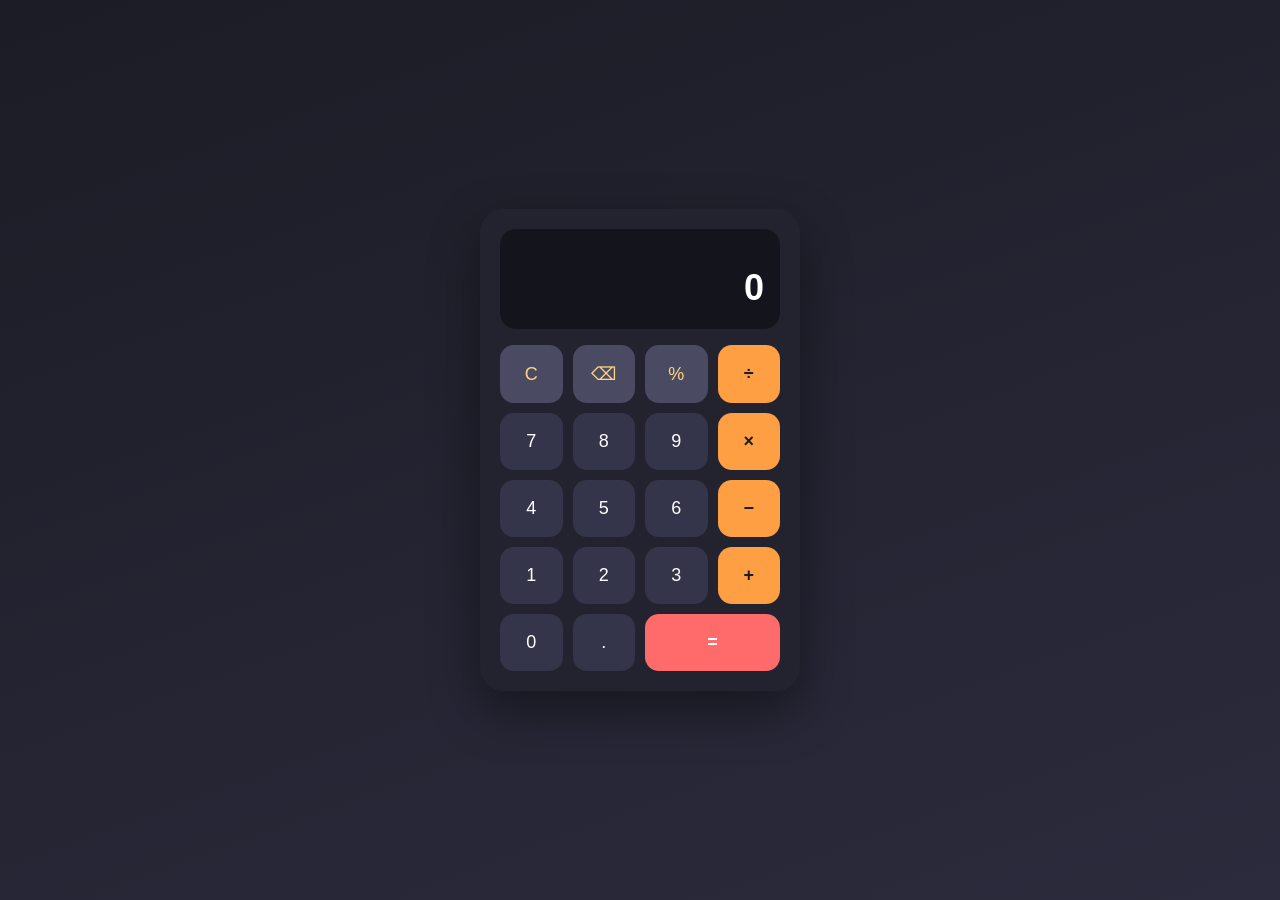
<file: WebDev-L2Task1-Calculator/index.html>
<!DOCTYPE html>
<html lang="en">
<head>
<meta charset="UTF-8">
<meta name="viewport" content="width=device-width, initial-scale=1.0">
<title>Calculator</title>
<link rel="stylesheet" href="style.css">
</head>
<body>
  <div class="calculator">
    <div class="display">
      <div class="history" id="history"></div>
      <div class="current" id="current">0</div>
    </div>
    <div class="buttons">
      <button class="btn function" data-action="clear">C</button>
      <button class="btn function" data-action="backspace">⌫</button>
      <button class="btn function" data-action="percent">%</button>
      <button class="btn operator" data-action="operator" data-value="÷">÷</button>

      <button class="btn number" data-action="number" data-value="7">7</button>
      <button class="btn number" data-action="number" data-value="8">8</button>
      <button class="btn number" data-action="number" data-value="9">9</button>
      <button class="btn operator" data-action="operator" data-value="×">×</button>

      <button class="btn number" data-action="number" data-value="4">4</button>
      <button class="btn number" data-action="number" data-value="5">5</button>
      <button class="btn number" data-action="number" data-value="6">6</button>
      <button class="btn operator" data-action="operator" data-value="−">−</button>

      <button class="btn number" data-action="number" data-value="1">1</button>
      <button class="btn number" data-action="number" data-value="2">2</button>
      <button class="btn number" data-action="number" data-value="3">3</button>
      <button class="btn operator" data-action="operator" data-value="+">+</button>

      <button class="btn number zero" data-action="number" data-value="0">0</button>
      <button class="btn number" data-action="decimal">.</button>
      <button class="btn equals" data-action="equals">=</button>
    </div>
  </div>
<script src="script.js"></script>
</body>
</html>
</file>
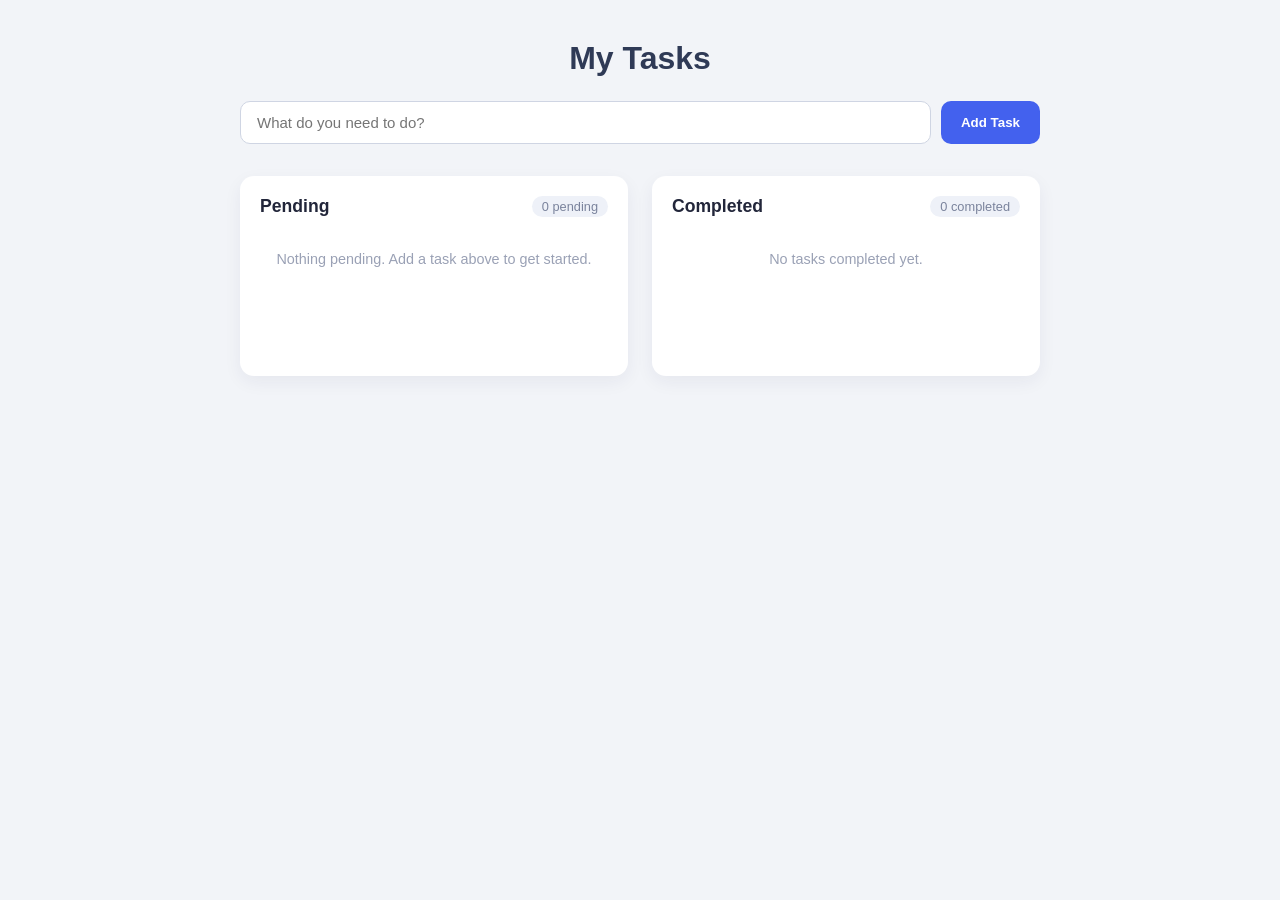
<file: WebDev-L2Task3-ToDoWebApp/index.html>
<!DOCTYPE html>
<html lang="en">
<head>
<meta charset="UTF-8">
<meta name="viewport" content="width=device-width, initial-scale=1.0">
<title>To-Do List</title>
<link rel="stylesheet" href="style.css">
</head>
<body>
  <div class="app">
    <h1>My Tasks</h1>

    <form id="task-form" class="task-form">
      <input type="text" id="task-input" placeholder="What do you need to do?" autocomplete="off" required>
      <button type="submit">Add Task</button>
    </form>

    <div class="lists">
      <div class="list-column">
        <h2>Pending <span class="count" id="pending-count">0 pending</span></h2>
        <ul id="pending-list" class="task-list"></ul>
        <p class="empty-state" id="pending-empty">Nothing pending. Add a task above to get started.</p>
      </div>

      <div class="list-column">
        <h2>Completed <span class="count" id="completed-count">0 completed</span></h2>
        <ul id="completed-list" class="task-list"></ul>
        <p class="empty-state" id="completed-empty">No tasks completed yet.</p>
      </div>
    </div>
  </div>

<script src="script.js"></script>
</body>
</html>
</file>
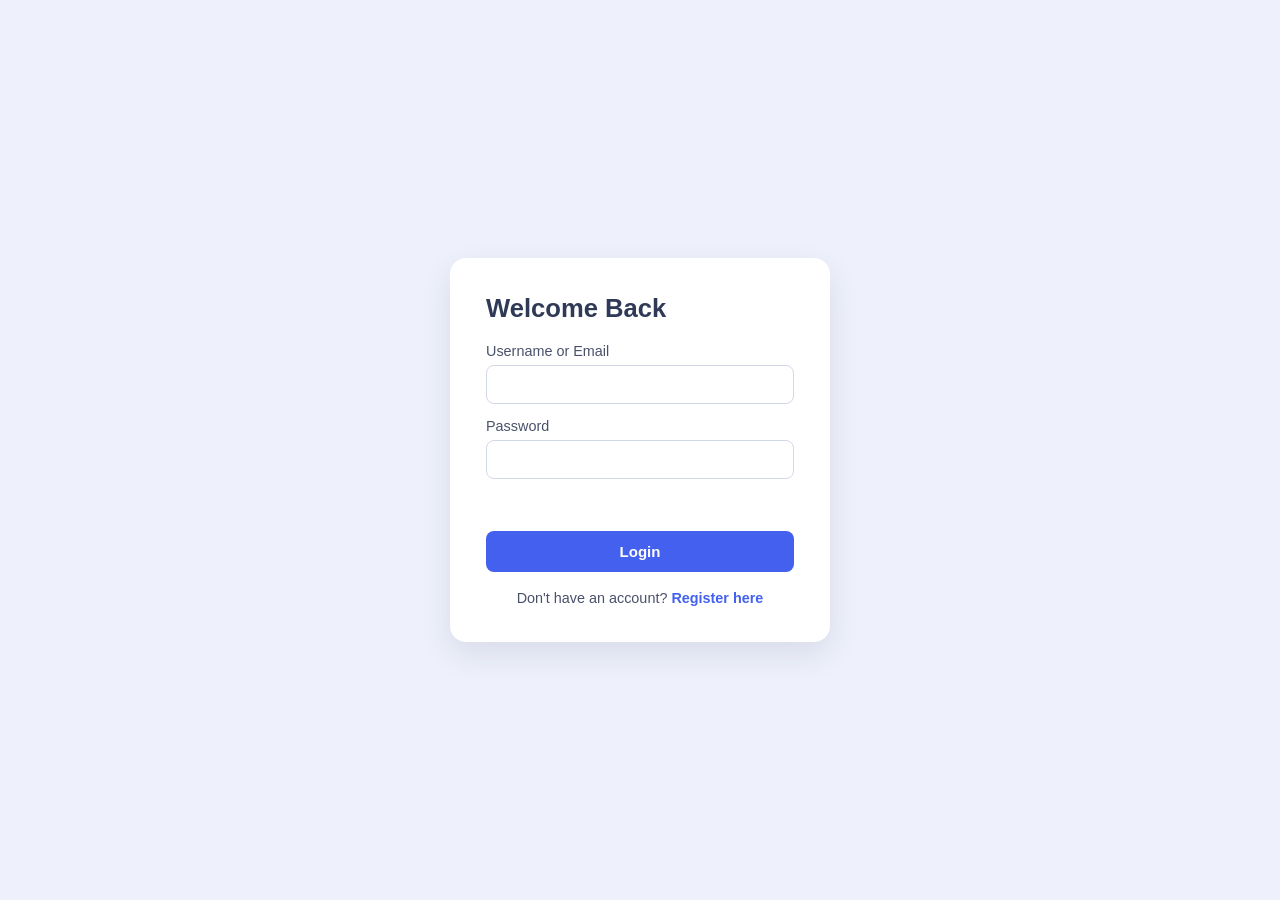
<file: WebDev-L2Task4-LoginAuthenticationSystem/dashboard.html>
<!DOCTYPE html>
<html lang="en">
<head>
<meta charset="UTF-8">
<meta name="viewport" content="width=device-width, initial-scale=1.0">
<title>Dashboard</title>
<link rel="stylesheet" href="style.css">
</head>
<body>
  <div class="auth-card dashboard-card">
    <h1>Dashboard</h1>
    <p id="welcome-msg" class="welcome-msg"></p>
    <p>You're seeing this page because you're logged in. Refresh to confirm your session persists, or log out below.</p>
    <button id="logout-btn">Logout</button>
  </div>
<script src="script.js"></script>
</body>
</html>
</file>
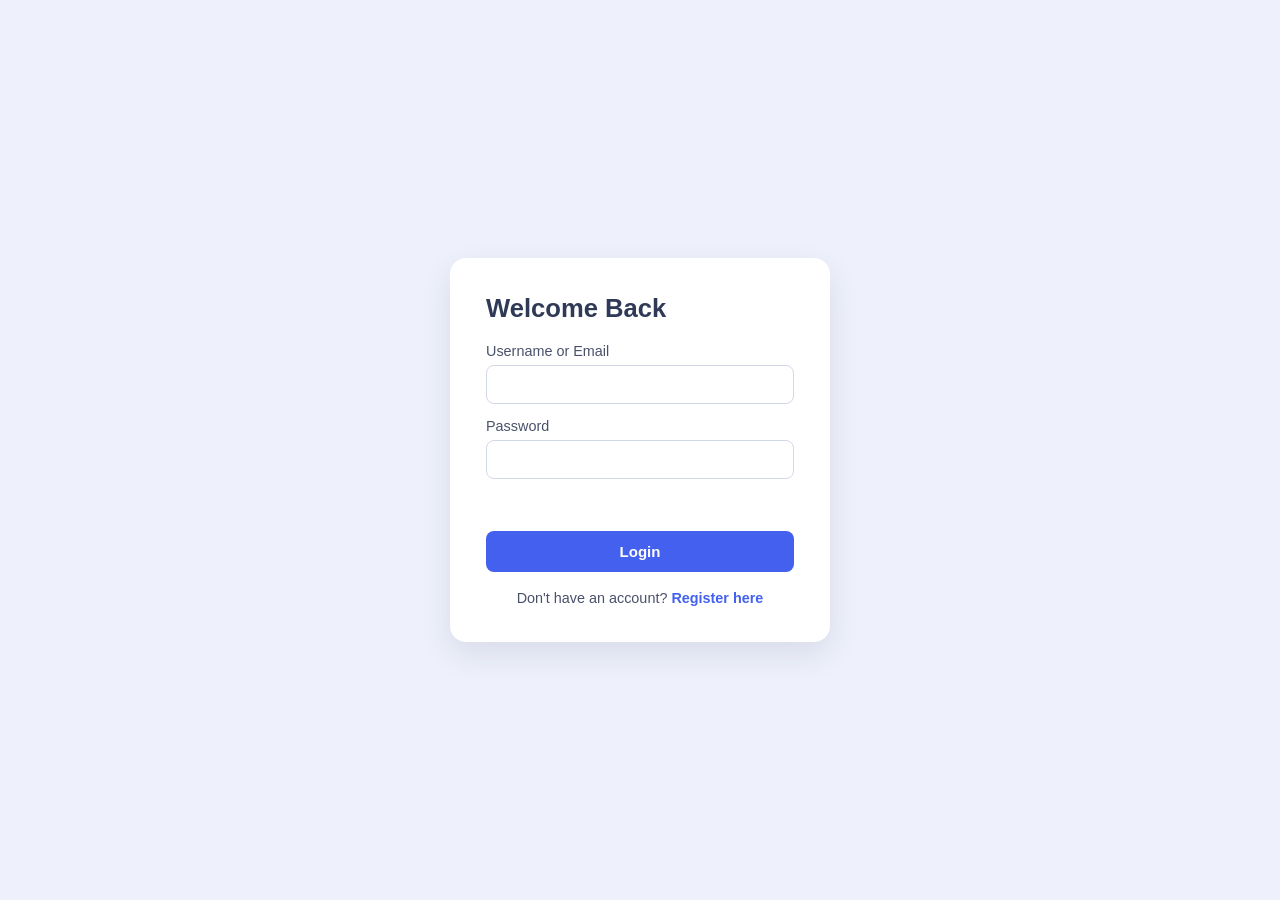
<file: WebDev-L2Task4-LoginAuthenticationSystem/login.html>
<!DOCTYPE html>
<html lang="en">
<head>
<meta charset="UTF-8">
<meta name="viewport" content="width=device-width, initial-scale=1.0">
<title>Login</title>
<link rel="stylesheet" href="style.css">
</head>
<body>
  <div class="auth-card">
    <h1>Welcome Back</h1>
    <form id="login-form" novalidate>
      <label for="username">Username or Email</label>
      <input type="text" id="username" required>

      <label for="password">Password</label>
      <input type="password" id="password" required>

      <p class="error-msg" id="error-msg"></p>

      <button type="submit">Login</button>
    </form>
    <p class="switch-link">Don't have an account? <a href="register.html">Register here</a></p>
  </div>
<script src="script.js"></script>
</body>
</html>
</file>
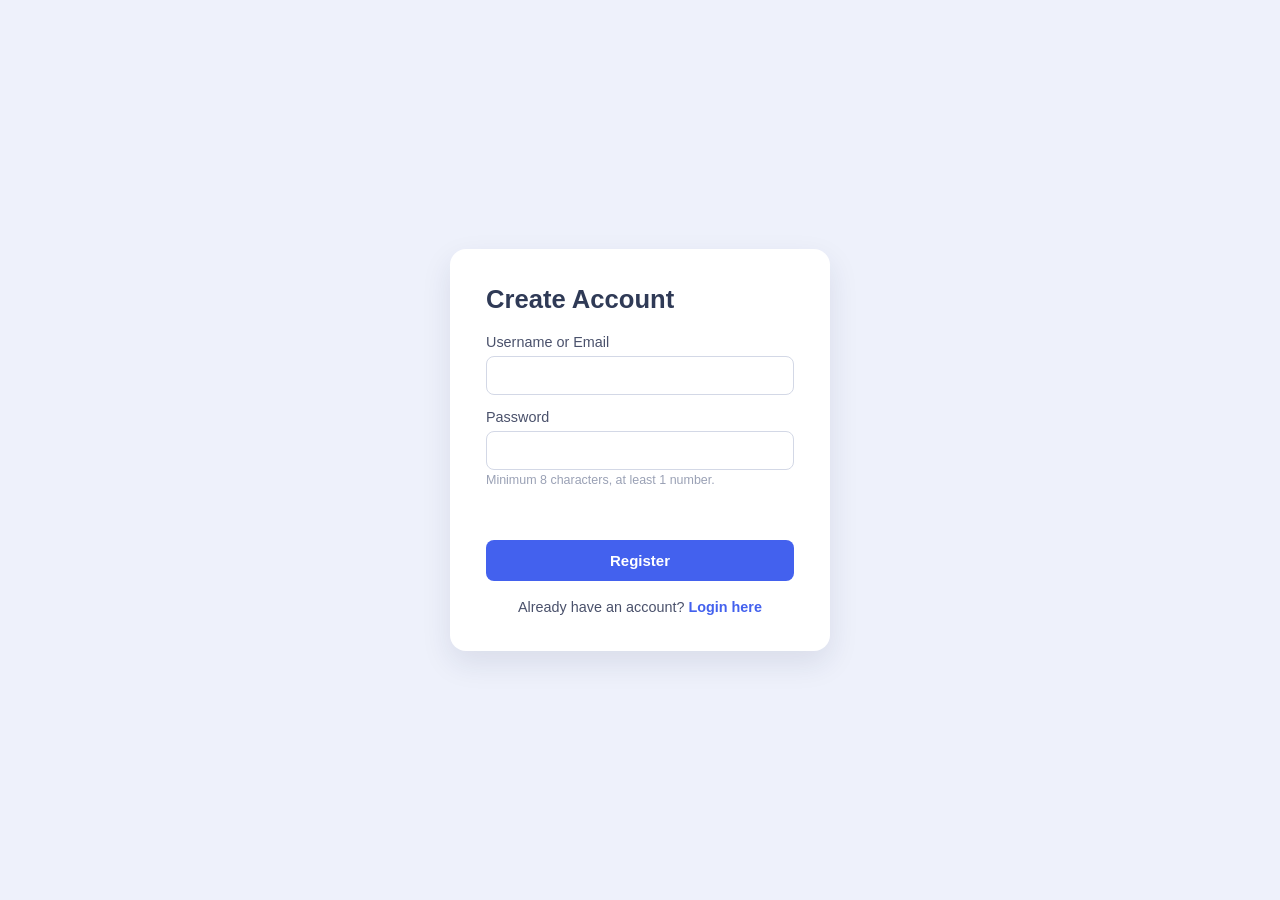
<file: WebDev-L2Task4-LoginAuthenticationSystem/register.html>
<!DOCTYPE html>
<html lang="en">
<head>
<meta charset="UTF-8">
<meta name="viewport" content="width=device-width, initial-scale=1.0">
<title>Register</title>
<link rel="stylesheet" href="style.css">
</head>
<body>
  <div class="auth-card">
    <h1>Create Account</h1>
    <form id="register-form" novalidate>
      <label for="username">Username or Email</label>
      <input type="text" id="username" required>

      <label for="password">Password</label>
      <input type="password" id="password" required>
      <small class="hint">Minimum 8 characters, at least 1 number.</small>

      <p class="error-msg" id="error-msg"></p>

      <button type="submit">Register</button>
    </form>
    <p class="switch-link">Already have an account? <a href="login.html">Login here</a></p>
  </div>
<script src="script.js"></script>
</body>
</html>
</file>
<file: WebDev-L2Task1-Calculator/style.css>
* { box-sizing: border-box; margin: 0; padding: 0; }

body {
  min-height: 100vh;
  display: flex;
  align-items: center;
  justify-content: center;
  background: linear-gradient(160deg, #1c1c26, #2b2b3d);
  font-family: 'Segoe UI', Roboto, sans-serif;
}

.calculator {
  width: 320px;
  background: #23232f;
  border-radius: 24px;
  padding: 20px;
  box-shadow: 0 20px 50px rgba(0,0,0,0.4);
}

.display {
  background: #14141c;
  border-radius: 16px;
  padding: 20px 16px;
  margin-bottom: 16px;
  text-align: right;
  min-height: 90px;
}

.history {
  color: #8888a0;
  font-size: 14px;
  min-height: 18px;
}

.current {
  color: #fff;
  font-size: 36px;
  font-weight: 600;
  word-wrap: break-word;
  word-break: break-all;
}

.buttons {
  display: grid;
  grid-template-columns: repeat(4, 1fr);
  gap: 10px;
}

.btn {
  padding: 18px 0;
  font-size: 18px;
  border: none;
  border-radius: 14px;
  cursor: pointer;
  color: #fff;
  background: #34344a;
  transition: transform 0.08s ease, background 0.15s ease;
}

.btn:active { transform: scale(0.94); }

.btn.number { background: #34344a; }
.btn.function { background: #4a4a63; color: #ffd580; }
.btn.operator { background: #ff9f43; color: #1c1c26; font-weight: 700; }
.btn.equals {
  background: #ff6b6b;
  color: #fff;
  grid-column: span 2;
  font-weight: 700;
}
.btn.zero { grid-column: span 1; }

.btn.error { color: #ff5f5f; }
</file>
<file: WebDev-L2Task3-ToDoWebApp/style.css>
* { box-sizing: border-box; margin: 0; padding: 0; }

body {
  font-family: 'Segoe UI', Roboto, sans-serif;
  background: #f2f4f8;
  color: #22263a;
  padding: 40px 16px;
}

.app {
  max-width: 800px;
  margin: 0 auto;
}

h1 {
  text-align: center;
  margin-bottom: 24px;
  color: #2f3a56;
}

.task-form {
  display: flex;
  gap: 10px;
  margin-bottom: 32px;
}

.task-form input {
  flex: 1;
  padding: 12px 16px;
  border-radius: 10px;
  border: 1px solid #cfd5e3;
  font-size: 15px;
}

.task-form button {
  padding: 12px 20px;
  border: none;
  border-radius: 10px;
  background: #4361ee;
  color: #fff;
  font-weight: 600;
  cursor: pointer;
}

.task-form button:hover { background: #3350d8; }

.lists {
  display: grid;
  grid-template-columns: 1fr 1fr;
  gap: 24px;
}

.list-column {
  background: #fff;
  border-radius: 14px;
  padding: 20px;
  box-shadow: 0 6px 18px rgba(30,40,80,0.06);
  min-height: 200px;
}

.list-column h2 {
  font-size: 1.1rem;
  margin-bottom: 14px;
  display: flex;
  justify-content: space-between;
  align-items: center;
}

.count {
  font-size: 0.8rem;
  font-weight: 400;
  color: #7a839c;
  background: #eef1f8;
  padding: 3px 10px;
  border-radius: 20px;
}

.task-list { list-style: none; }

.task-item {
  display: flex;
  align-items: center;
  gap: 10px;
  padding: 10px 8px;
  border-bottom: 1px solid #eef0f5;
}

.task-item:last-child { border-bottom: none; }

.task-text {
  flex: 1;
  word-break: break-word;
}

.task-item.completed .task-text {
  text-decoration: line-through;
  color: #9aa1b5;
}

.timestamp {
  font-size: 0.7rem;
  color: #b0b6c6;
  display: block;
}

.task-item button {
  border: none;
  background: #eef1f8;
  color: #4a516b;
  padding: 6px 10px;
  border-radius: 8px;
  cursor: pointer;
  font-size: 0.85rem;
}

.task-item .complete-btn { background: #e2f7e9; color: #1e8a4c; }
.task-item .edit-btn { background: #eaf0ff; color: #3350d8; }
.task-item .delete-btn { background: #fdeaea; color: #d8433d; }

.task-item input.edit-input {
  flex: 1;
  padding: 6px 10px;
  border: 1px solid #cfd5e3;
  border-radius: 8px;
}

.empty-state {
  color: #9aa1b5;
  font-size: 0.9rem;
  text-align: center;
  padding: 20px 0;
  display: none;
}

@media (max-width: 640px) {
  .lists { grid-template-columns: 1fr; }
}
</file>
<file: WebDev-L2Task4-LoginAuthenticationSystem/style.css>
* { box-sizing: border-box; margin: 0; padding: 0; }

body {
  min-height: 100vh;
  display: flex;
  align-items: center;
  justify-content: center;
  background: #eef1fb;
  font-family: 'Segoe UI', Roboto, sans-serif;
}

.auth-card {
  background: #fff;
  width: 380px;
  padding: 36px;
  border-radius: 16px;
  box-shadow: 0 12px 30px rgba(30,40,80,0.1);
}

h1 {
  margin-bottom: 20px;
  color: #2f3a56;
  font-size: 1.6rem;
}

label {
  display: block;
  margin: 14px 0 6px;
  font-size: 0.9rem;
  color: #4a516b;
}

input {
  width: 100%;
  padding: 10px 12px;
  border: 1px solid #d3d8e6;
  border-radius: 8px;
  font-size: 15px;
}

.hint {
  color: #9aa1b5;
  font-size: 0.78rem;
}

button {
  width: 100%;
  margin-top: 22px;
  padding: 12px;
  border: none;
  border-radius: 8px;
  background: #4361ee;
  color: #fff;
  font-weight: 600;
  font-size: 15px;
  cursor: pointer;
}

button:hover { background: #3350d8; }

.error-msg {
  color: #d8433d;
  font-size: 0.85rem;
  margin-top: 12px;
  min-height: 18px;
}

.switch-link {
  text-align: center;
  margin-top: 18px;
  font-size: 0.9rem;
  color: #4a516b;
}

.switch-link a { color: #4361ee; text-decoration: none; font-weight: 600; }

.dashboard-card { text-align: left; }
.welcome-msg { font-weight: 600; color: #2f3a56; margin-bottom: 10px; }
</file>
